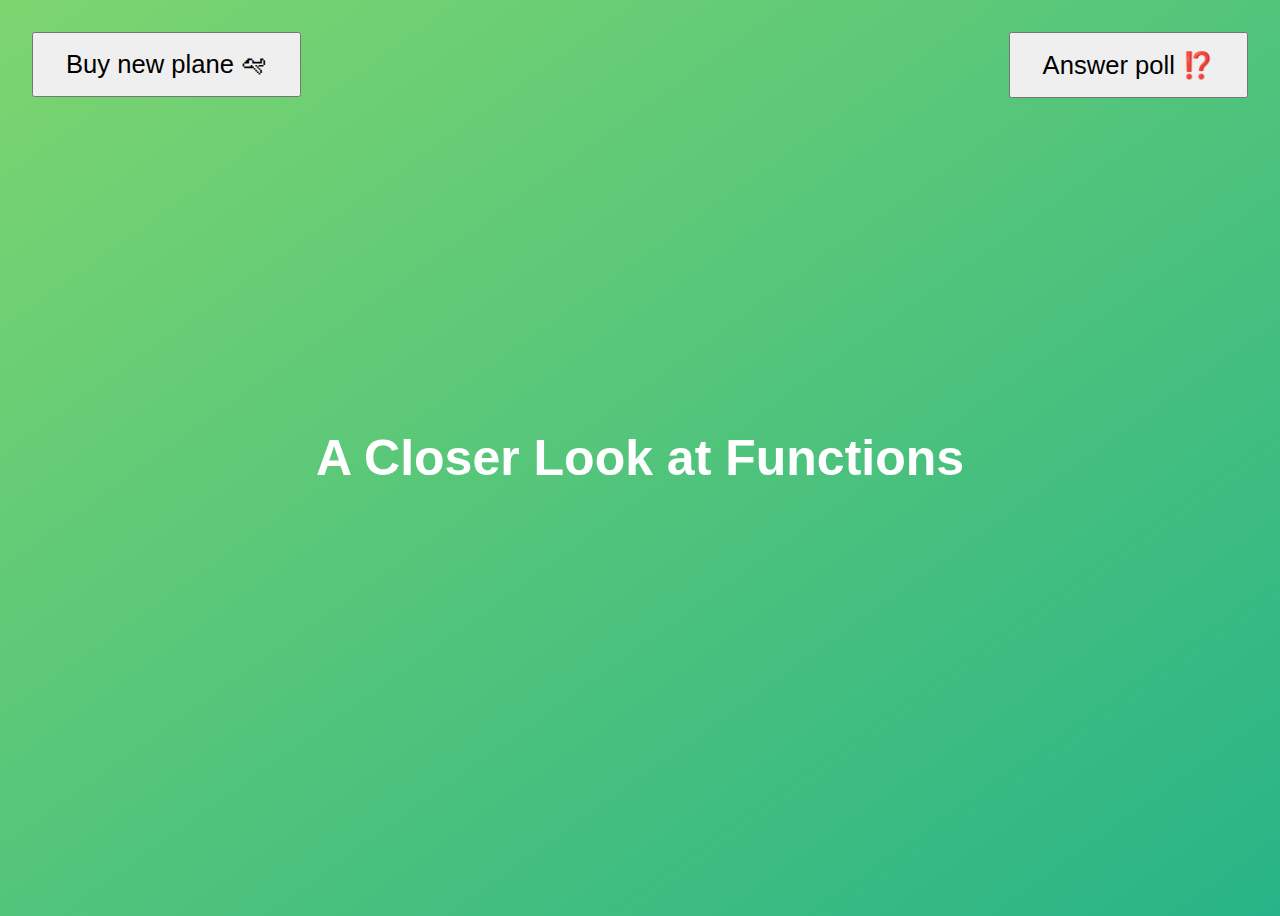
<file: js/section10/index.html>
<!DOCTYPE html>
<html lang="en">
  <head>
    <meta charset="UTF-8" />
    <meta name="viewport" content="width=device-width, initial-scale=1.0" />
    <meta http-equiv="X-UA-Compatible" content="ie=edge" />
    <title>A Closer Look at Functions</title>
    <style>
      body {
        height: 100vh;
        display: flex;
        align-items: center;
        background: linear-gradient(to top left, #28b487, #7dd56f);
      }
      h1 {
        font-family: sans-serif;
        font-size: 50px;
        line-height: 1.3;
        width: 100%;
        padding: 30px;
        text-align: center;
        color: white;
      }
      .buy,
      .poll {
        font-size: 1.6rem;
        padding: 1rem 2rem;
        position: absolute;
        top: 2rem;
      }
      .buy {
        left: 2rem;
      }
      .poll {
        right: 2rem;
      }
    </style>
  </head>
  <body>
    <h1>A Closer Look at Functions</h1>
    <button class="buy">Buy new plane 🛩</button>
    <button class="poll">Answer poll ⁉️</button>
    <script src="script.js"></script>
  </body>
</html>
</file>
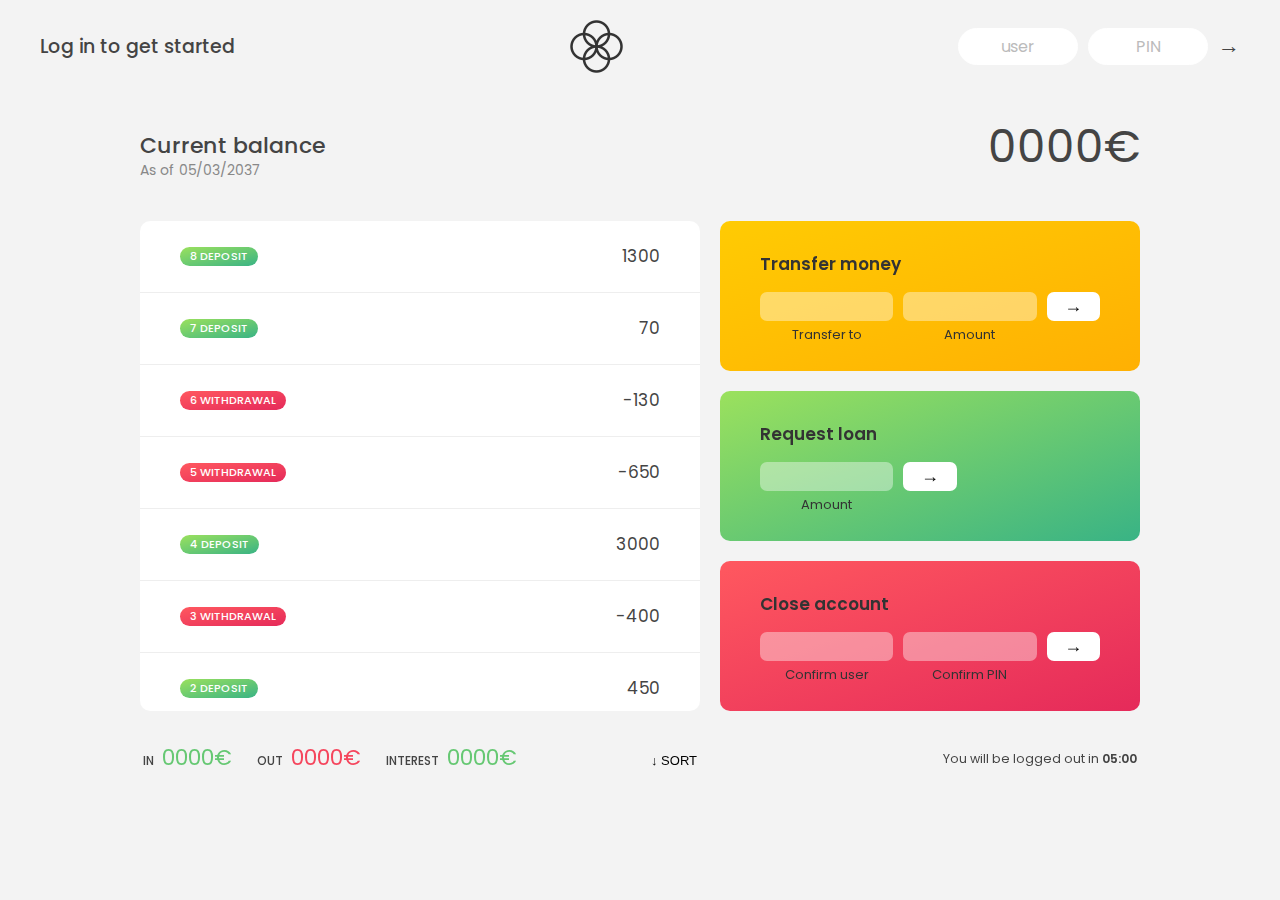
<file: js/section11/index.html>
<!DOCTYPE html>
<html lang="en">
  <head>
    <meta charset="UTF-8" />
    <meta name="viewport" content="width=device-width, initial-scale=1.0" />
    <meta http-equiv="X-UA-Compatible" content="ie=edge" />
    <link rel="shortcut icon" type="image/png" href="/icon.png" />

    <link
      href="https://fonts.googleapis.com/css?family=Poppins:400,500,600&display=swap"
      rel="stylesheet"
    />

    <link rel="stylesheet" href="style.css" />
    <title>Bankist</title>
  </head>
  <body>
    <!-- TOP NAVIGATION -->
    <nav>
      <p class="welcome">Log in to get started</p>
      <img src="logo.png" alt="Logo" class="logo" />
      <form class="login">
        <input
          type="text"
          placeholder="user"
          class="login__input login__input--user"
        />
        <!-- In practice, use type="password" -->
        <input
          type="text"
          placeholder="PIN"
          maxlength="4"
          class="login__input login__input--pin"
        />
        <button class="login__btn">&rarr;</button>
      </form>
    </nav>

    <main class="app">
      <!-- BALANCE -->
      <div class="balance">
        <div>
          <p class="balance__label">Current balance</p>
          <p class="balance__date">
            As of <span class="date">05/03/2037</span>
          </p>
        </div>
        <p class="balance__value">0000€</p>
      </div>

      <!-- MOVEMENTS -->
      <div class="movements">
        <div class="movements__row">
          <div class="movements__type movements__type--deposit">2 deposit</div>
          <div class="movements__date">3 days ago</div>
          <div class="movements__value">4 000€</div>
        </div>
        <div class="movements__row">
          <div class="movements__type movements__type--withdrawal">
            1 withdrawal
          </div>
          <div class="movements__date">24/01/2037</div>
          <div class="movements__value">-378€</div>
        </div>
      </div>

      <!-- SUMMARY -->
      <div class="summary">
        <p class="summary__label">In</p>
        <p class="summary__value summary__value--in">0000€</p>
        <p class="summary__label">Out</p>
        <p class="summary__value summary__value--out">0000€</p>
        <p class="summary__label">Interest</p>
        <p class="summary__value summary__value--interest">0000€</p>
        <button class="btn--sort">&downarrow; SORT</button>
      </div>

      <!-- OPERATION: TRANSFERS -->
      <div class="operation operation--transfer">
        <h2>Transfer money</h2>
        <form class="form form--transfer">
          <input type="text" class="form__input form__input--to" />
          <input type="number" class="form__input form__input--amount" />
          <button class="form__btn form__btn--transfer">&rarr;</button>
          <label class="form__label">Transfer to</label>
          <label class="form__label">Amount</label>
        </form>
      </div>

      <!-- OPERATION: LOAN -->
      <div class="operation operation--loan">
        <h2>Request loan</h2>
        <form class="form form--loan">
          <input type="number" class="form__input form__input--loan-amount" />
          <button class="form__btn form__btn--loan">&rarr;</button>
          <label class="form__label form__label--loan">Amount</label>
        </form>
      </div>

      <!-- OPERATION: CLOSE -->
      <div class="operation operation--close">
        <h2>Close account</h2>
        <form class="form form--close">
          <input type="text" class="form__input form__input--user" />
          <input
            type="password"
            maxlength="6"
            class="form__input form__input--pin"
          />
          <button class="form__btn form__btn--close">&rarr;</button>
          <label class="form__label">Confirm user</label>
          <label class="form__label">Confirm PIN</label>
        </form>
      </div>

      <!-- LOGOUT TIMER -->
      <p class="logout-timer">
        You will be logged out in <span class="timer">05:00</span>
      </p>
    </main>

    <!-- <footer>
      &copy; by Jonas Schmedtmann. Don't claim as your own :)
    </footer> -->

    <script src="script.js"></script>
  </body>
</html>
</file>
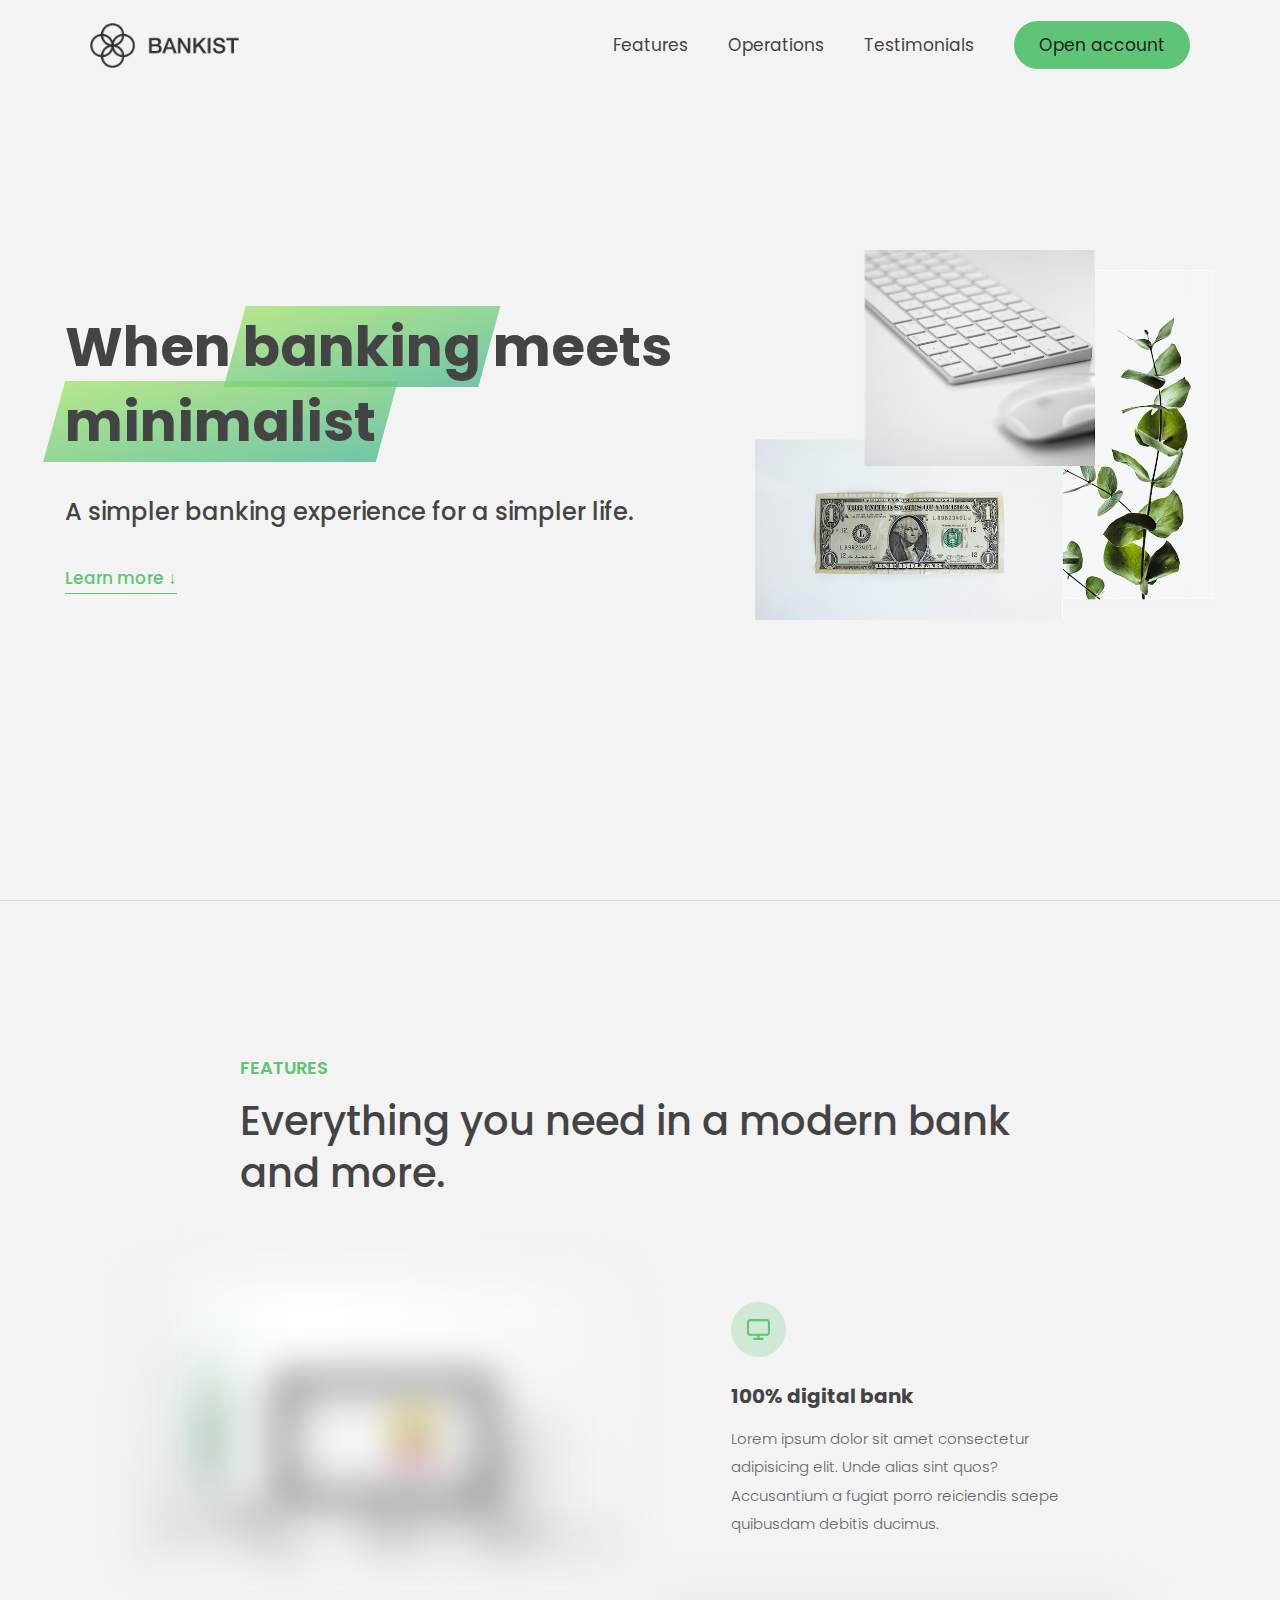
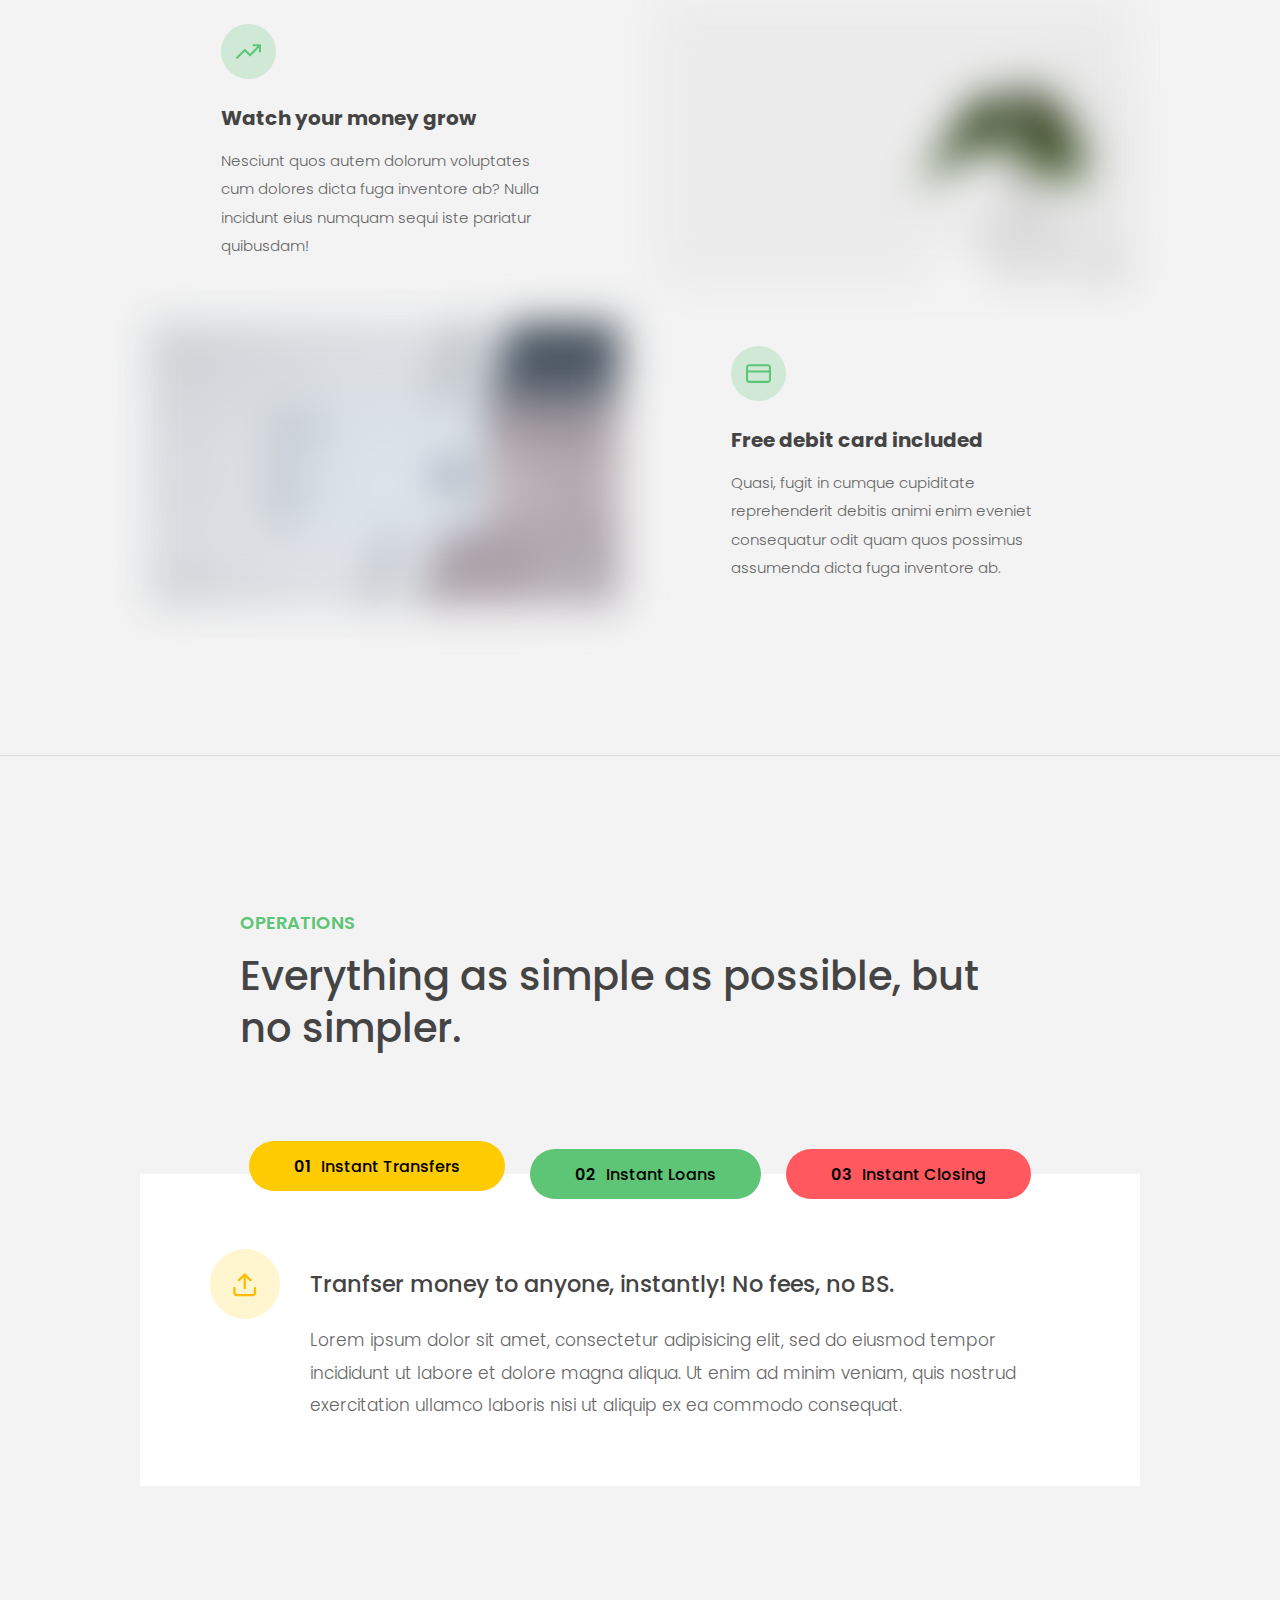
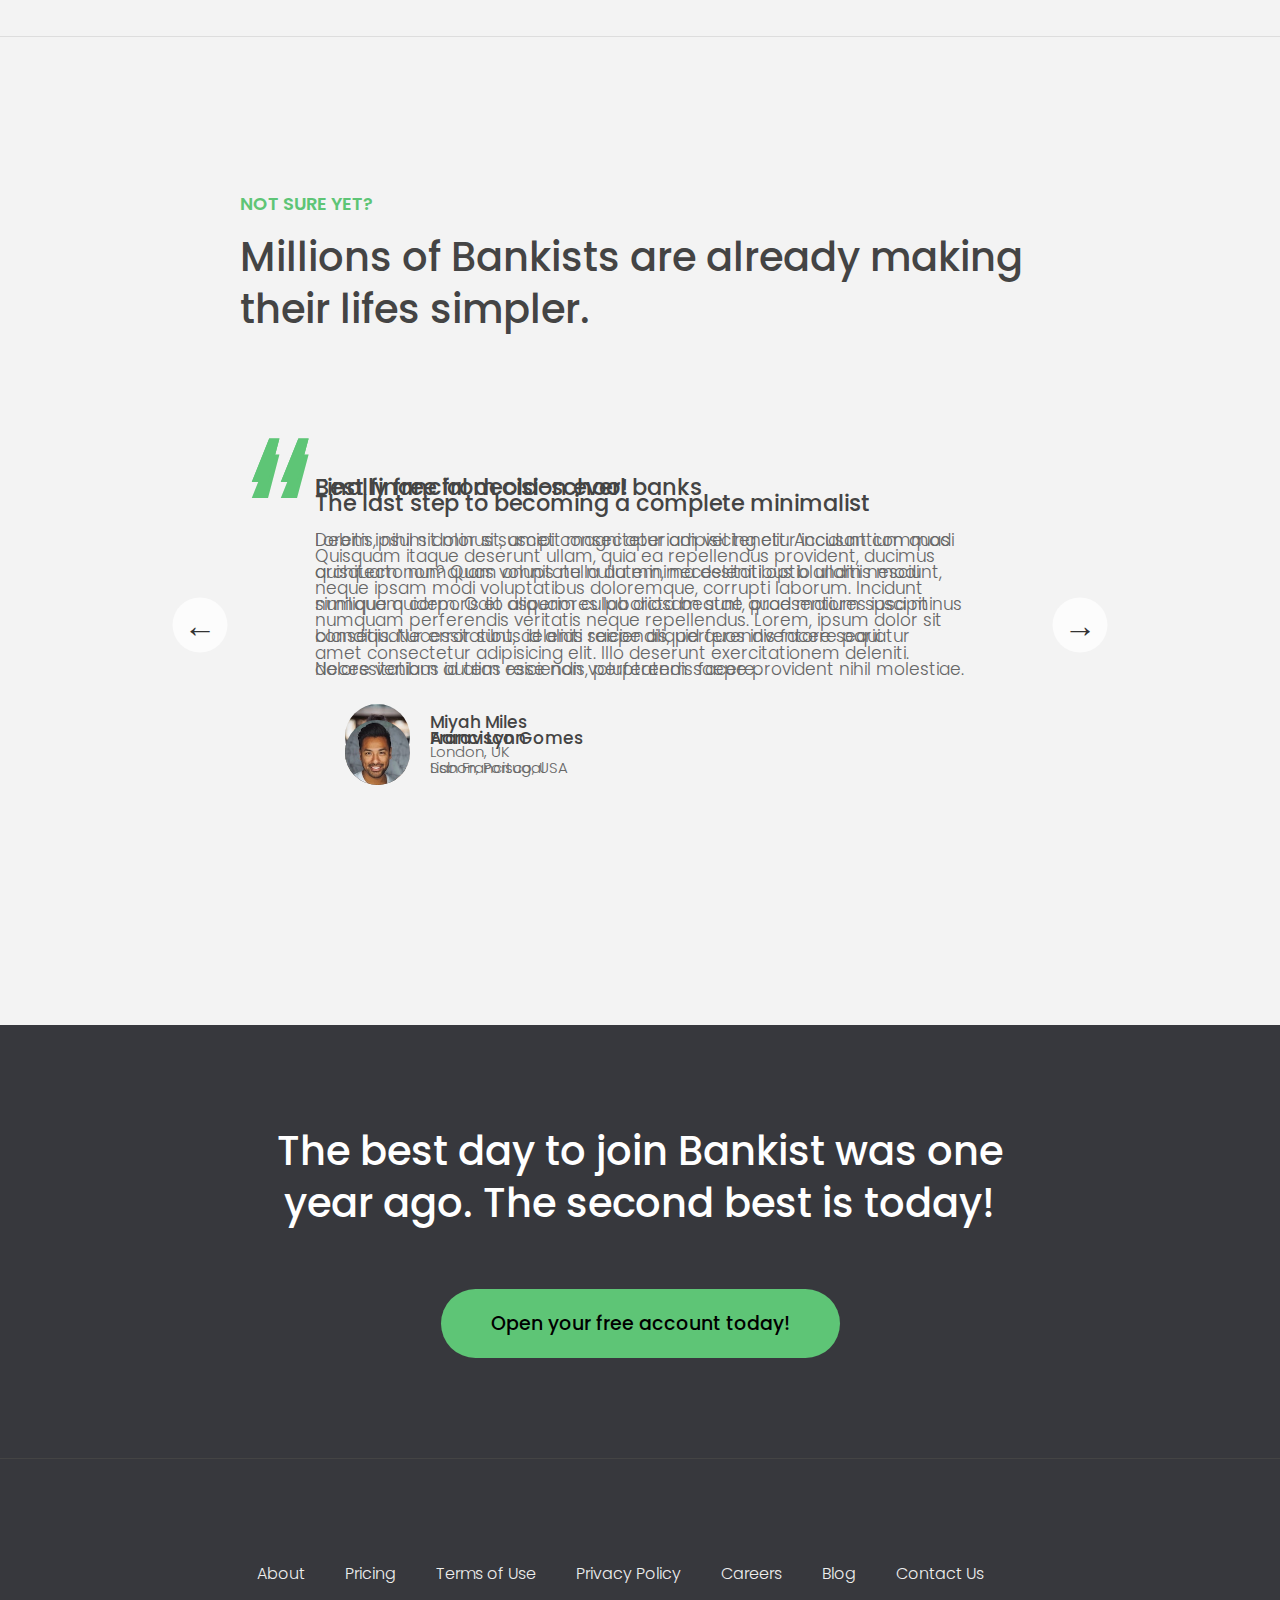
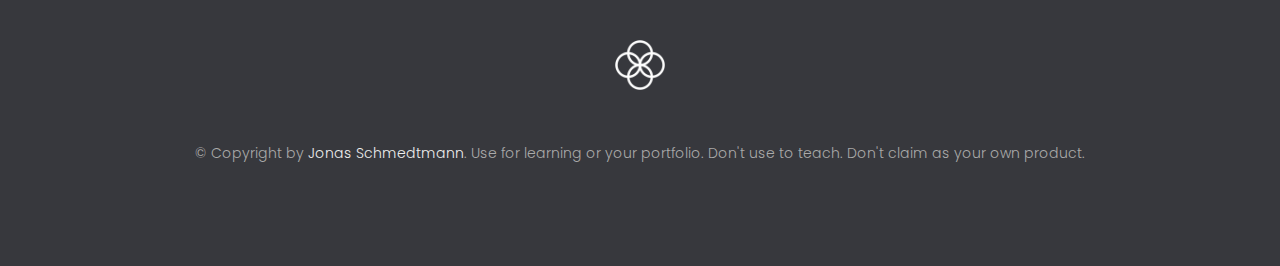
<file: js/section13/index.html>
<!DOCTYPE html>
<html lang="en">
  <head>
    <meta charset="UTF-8" />
    <meta name="viewport" content="width=device-width, initial-scale=1.0" />
    <meta http-equiv="X-UA-Compatible" content="ie=edge" />
    <link rel="shortcut icon" type="image/png" href="img/icon.png" />

    <link
      href="https://fonts.googleapis.com/css?family=Poppins:300,400,500,600&display=swap"
      rel="stylesheet"
    />
    <link rel="stylesheet" href="style.css" />
    <title>Bankist | When Banking meets Minimalist</title>
  </head>
  <body>
    <header class="header">
      <nav class="nav">
        <img
          src="img/logo.png"
          alt="Bankist logo"
          class="nav__logo"
          id="logo"
        />
        <ul class="nav__links">
          <li class="nav__item">
            <a class="nav__link" href="#section--1">Features</a>
          </li>
          <li class="nav__item">
            <a class="nav__link" href="#section--2">Operations</a>
          </li>
          <li class="nav__item">
            <a class="nav__link" href="#section--3">Testimonials</a>
          </li>
          <li class="nav__item">
            <a class="nav__link nav__link--btn btn--show-modal" href="#"
              >Open account</a
            >
          </li>
        </ul>
      </nav>

      <div class="header__title">
        <h1>
          When
          <!-- Green highlight effect -->
          <span class="highlight">banking</span>
          meets<br />
          <span class="highlight">minimalist</span>
        </h1>
        <h4>A simpler banking experience for a simpler life.</h4>
        <button class="btn--text btn--scroll-to">Learn more &DownArrow;</button>
        <img
          src="img/hero.png"
          class="header__img"
          alt="Minimalist bank items"
        />
      </div>
    </header>

    <section class="section" id="section--1">
      <div class="section__title">
        <h2 class="section__description">Features</h2>
        <h3 class="section__header">
          Everything you need in a modern bank and more.
        </h3>
      </div>

      <div class="features">
        <img
          src="img/digital-lazy.jpg"
          data-src="img/digital.jpg"
          alt="Computer"
          class="features__img lazy-img"
        />
        <div class="features__feature">
          <div class="features__icon">
            <svg>
              <use xlink:href="img/icons.svg#icon-monitor"></use>
            </svg>
          </div>
          <h5 class="features__header">100% digital bank</h5>
          <p>
            Lorem ipsum dolor sit amet consectetur adipisicing elit. Unde alias
            sint quos? Accusantium a fugiat porro reiciendis saepe quibusdam
            debitis ducimus.
          </p>
        </div>

        <div class="features__feature">
          <div class="features__icon">
            <svg>
              <use xlink:href="img/icons.svg#icon-trending-up"></use>
            </svg>
          </div>
          <h5 class="features__header">Watch your money grow</h5>
          <p>
            Nesciunt quos autem dolorum voluptates cum dolores dicta fuga
            inventore ab? Nulla incidunt eius numquam sequi iste pariatur
            quibusdam!
          </p>
        </div>
        <img
          src="img/grow-lazy.jpg"
          data-src="img/grow.jpg"
          alt="Plant"
          class="features__img lazy-img"
        />

        <img
          src="img/card-lazy.jpg"
          data-src="img/card.jpg"
          alt="Credit card"
          class="features__img lazy-img"
        />
        <div class="features__feature">
          <div class="features__icon">
            <svg>
              <use xlink:href="img/icons.svg#icon-credit-card"></use>
            </svg>
          </div>
          <h5 class="features__header">Free debit card included</h5>
          <p>
            Quasi, fugit in cumque cupiditate reprehenderit debitis animi enim
            eveniet consequatur odit quam quos possimus assumenda dicta fuga
            inventore ab.
          </p>
        </div>
      </div>
    </section>

    <section class="section" id="section--2">
      <div class="section__title">
        <h2 class="section__description">Operations</h2>
        <h3 class="section__header">
          Everything as simple as possible, but no simpler.
        </h3>
      </div>

      <div class="operations">
        <div class="operations__tab-container">
          <button
            class="btn operations__tab operations__tab--1 operations__tab--active"
            data-tab="1"
          >
            <span>01</span>Instant Transfers
          </button>
          <button class="btn operations__tab operations__tab--2" data-tab="2">
            <span>02</span>Instant Loans
          </button>
          <button class="btn operations__tab operations__tab--3" data-tab="3">
            <span>03</span>Instant Closing
          </button>
        </div>
        <div
          class="operations__content operations__content--1 operations__content--active"
        >
          <div class="operations__icon operations__icon--1">
            <svg>
              <use xlink:href="img/icons.svg#icon-upload"></use>
            </svg>
          </div>
          <h5 class="operations__header">
            Tranfser money to anyone, instantly! No fees, no BS.
          </h5>
          <p>
            Lorem ipsum dolor sit amet, consectetur adipisicing elit, sed do
            eiusmod tempor incididunt ut labore et dolore magna aliqua. Ut enim
            ad minim veniam, quis nostrud exercitation ullamco laboris nisi ut
            aliquip ex ea commodo consequat.
          </p>
        </div>

        <div class="operations__content operations__content--2">
          <div class="operations__icon operations__icon--2">
            <svg>
              <use xlink:href="img/icons.svg#icon-home"></use>
            </svg>
          </div>
          <h5 class="operations__header">
            Buy a home or make your dreams come true, with instant loans.
          </h5>
          <p>
            Duis aute irure dolor in reprehenderit in voluptate velit esse
            cillum dolore eu fugiat nulla pariatur. Excepteur sint occaecat
            cupidatat non proident, sunt in culpa qui officia deserunt mollit
            anim id est laborum.
          </p>
        </div>
        <div class="operations__content operations__content--3">
          <div class="operations__icon operations__icon--3">
            <svg>
              <use xlink:href="img/icons.svg#icon-user-x"></use>
            </svg>
          </div>
          <h5 class="operations__header">
            No longer need your account? No problem! Close it instantly.
          </h5>
          <p>
            Excepteur sint occaecat cupidatat non proident, sunt in culpa qui
            officia deserunt mollit anim id est laborum. Ut enim ad minim
            veniam, quis nostrud exercitation ullamco laboris nisi ut aliquip ex
            ea commodo consequat.
          </p>
        </div>
      </div>
    </section>

    <section class="section" id="section--3">
      <div class="section__title section__title--testimonials">
        <h2 class="section__description">Not sure yet?</h2>
        <h3 class="section__header">
          Millions of Bankists are already making their lifes simpler.
        </h3>
      </div>

      <div class="slider">
        <div class="slide slide--1">
          <div class="testimonial">
            <h5 class="testimonial__header">Best financial decision ever!</h5>
            <blockquote class="testimonial__text">
              Lorem ipsum dolor sit, amet consectetur adipisicing elit.
              Accusantium quas quisquam non? Quas voluptate nulla minima
              deleniti optio ullam nesciunt, numquam corporis et asperiores
              laboriosam sunt, praesentium suscipit blanditiis. Necessitatibus
              id alias reiciendis, perferendis facere pariatur dolore veniam
              autem esse non voluptatem saepe provident nihil molestiae.
            </blockquote>
            <address class="testimonial__author">
              <img src="img/user-1.jpg" alt="" class="testimonial__photo" />
              <h6 class="testimonial__name">Aarav Lynn</h6>
              <p class="testimonial__location">San Francisco, USA</p>
            </address>
          </div>
        </div>

        <div class="slide slide--2">
          <div class="testimonial">
            <h5 class="testimonial__header">
              The last step to becoming a complete minimalist
            </h5>
            <blockquote class="testimonial__text">
              Quisquam itaque deserunt ullam, quia ea repellendus provident,
              ducimus neque ipsam modi voluptatibus doloremque, corrupti
              laborum. Incidunt numquam perferendis veritatis neque repellendus.
              Lorem, ipsum dolor sit amet consectetur adipisicing elit. Illo
              deserunt exercitationem deleniti.
            </blockquote>
            <address class="testimonial__author">
              <img src="img/user-2.jpg" alt="" class="testimonial__photo" />
              <h6 class="testimonial__name">Miyah Miles</h6>
              <p class="testimonial__location">London, UK</p>
            </address>
          </div>
        </div>

        <div class="slide slide--3">
          <div class="testimonial">
            <h5 class="testimonial__header">
              Finally free from old-school banks
            </h5>
            <blockquote class="testimonial__text">
              Debitis, nihil sit minus suscipit magni aperiam vel tenetur
              incidunt commodi architecto numquam omnis nulla autem,
              necessitatibus blanditiis modi similique quidem. Odio aliquam
              culpa dicta beatae quod maiores ipsa minus consequatur error sunt,
              deleniti saepe aliquid quos inventore sequi. Necessitatibus id
              alias reiciendis, perferendis facere.
            </blockquote>
            <address class="testimonial__author">
              <img src="img/user-3.jpg" alt="" class="testimonial__photo" />
              <h6 class="testimonial__name">Francisco Gomes</h6>
              <p class="testimonial__location">Lisbon, Portugal</p>
            </address>
          </div>
        </div>

        <!-- <div class="slide"><img src="img/img-1.jpg" alt="Photo 1" /></div>
        <div class="slide"><img src="img/img-2.jpg" alt="Photo 2" /></div>
        <div class="slide"><img src="img/img-3.jpg" alt="Photo 3" /></div>
        <div class="slide"><img src="img/img-4.jpg" alt="Photo 4" /></div> -->
        <button class="slider__btn slider__btn--left">&larr;</button>
        <button class="slider__btn slider__btn--right">&rarr;</button>
        <div class="dots"></div>
      </div>
    </section>

    <section class="section section--sign-up">
      <div class="section__title">
        <h3 class="section__header">
          The best day to join Bankist was one year ago. The second best is
          today!
        </h3>
      </div>
      <button class="btn btn--show-modal">Open your free account today!</button>
    </section>

    <footer class="footer">
      <ul class="footer__nav">
        <li class="footer__item">
          <a class="footer__link" href="#">About</a>
        </li>
        <li class="footer__item">
          <a class="footer__link" href="#">Pricing</a>
        </li>
        <li class="footer__item">
          <a class="footer__link" href="#">Terms of Use</a>
        </li>
        <li class="footer__item">
          <a class="footer__link" href="#">Privacy Policy</a>
        </li>
        <li class="footer__item">
          <a class="footer__link" href="#">Careers</a>
        </li>
        <li class="footer__item">
          <a class="footer__link" href="#">Blog</a>
        </li>
        <li class="footer__item">
          <a class="footer__link" href="#">Contact Us</a>
        </li>
      </ul>
      <img src="img/icon.png" alt="Logo" class="footer__logo" />
      <p class="footer__copyright">
        &copy; Copyright by
        <a
          class="footer__link twitter-link"
          target="_blank"
          href="https://twitter.com/jonasschmedtman"
          >Jonas Schmedtmann</a
        >. Use for learning or your portfolio. Don't use to teach. Don't claim
        as your own product.
      </p>
    </footer>

    <div class="modal hidden">
      <button class="btn--close-modal">&times;</button>
      <h2 class="modal__header">
        Open your bank account <br />
        in just <span class="highlight">5 minutes</span>
      </h2>
      <form class="modal__form">
        <label>First Name</label>
        <input type="text" />
        <label>Last Name</label>
        <input type="text" />
        <label>Email Address</label>
        <input type="email" />
        <button class="btn">Next step &rarr;</button>
      </form>
    </div>
    <div class="overlay hidden"></div>

    <script src="script.js"></script>
  </body>
</html>
</file>
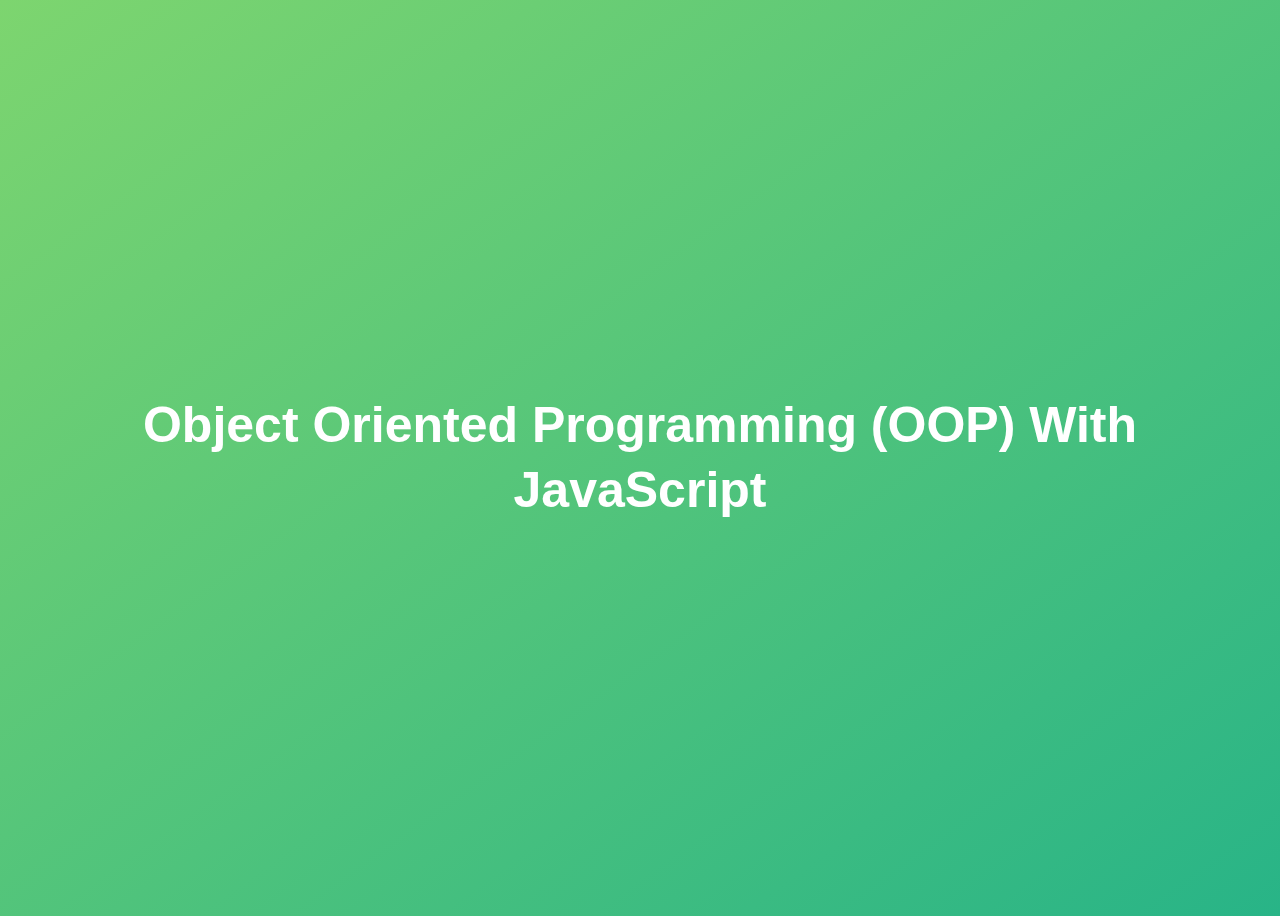
<file: js/section14/index.html>
<!DOCTYPE html>
<html lang="en">
  <head>
    <meta charset="UTF-8" />
    <meta name="viewport" content="width=device-width, initial-scale=1.0" />
    <meta http-equiv="X-UA-Compatible" content="ie=edge" />
    <title>Object Oriented Programming (OOP) With JavaScript</title>
    <style>
      body {
        height: 100vh;
        display: flex;
        align-items: center;
        background: linear-gradient(to top left, #28b487, #7dd56f);
      }
      h1 {
        font-family: sans-serif;
        font-size: 50px;
        line-height: 1.3;
        width: 100%;
        padding: 30px;
        text-align: center;
        color: white;
      }
    </style>
    <script defer src="script.js"></script>
  </head>
  <body>
    <h1>Object Oriented Programming (OOP) With JavaScript</h1>
  </body>
</html>
</file>
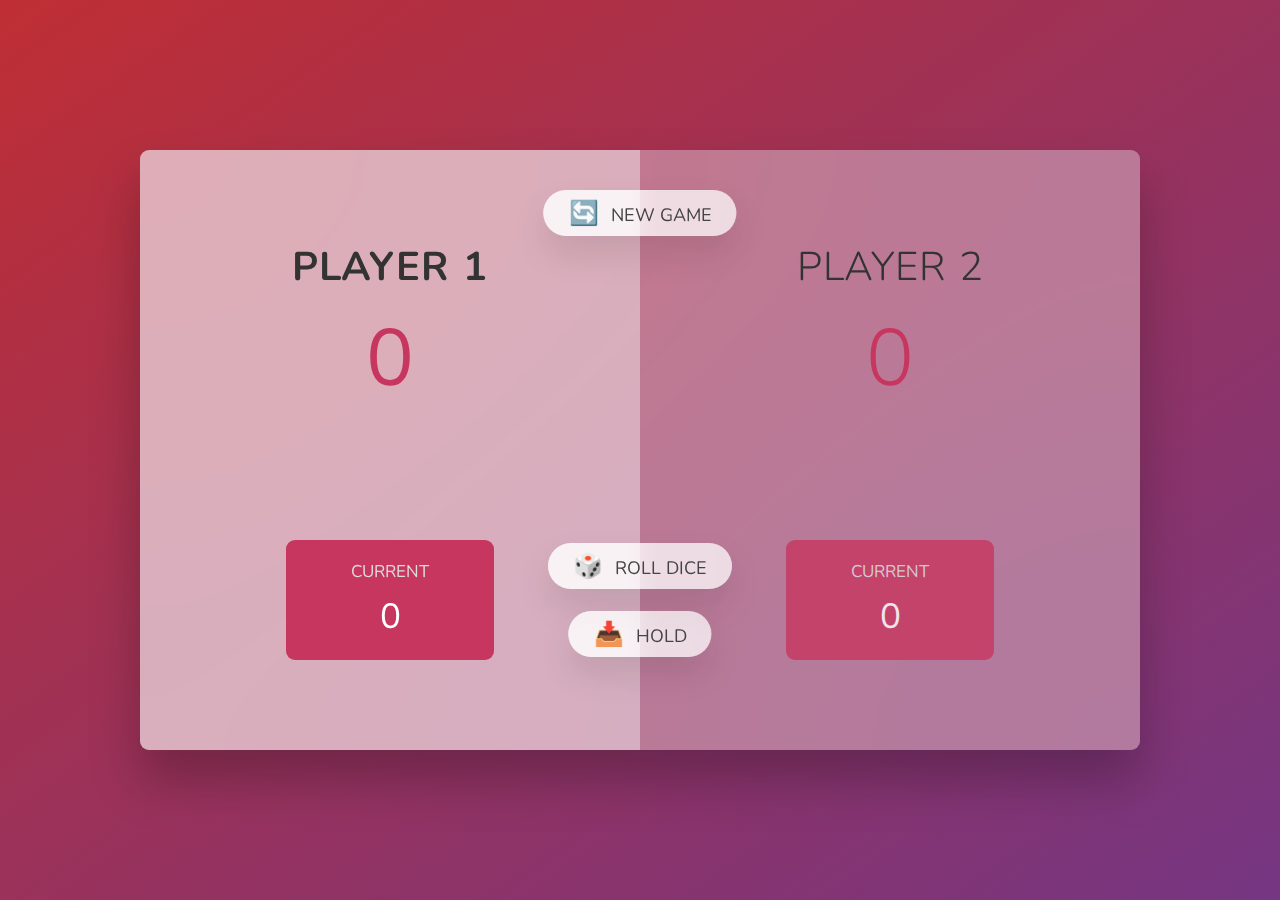
<file: js/section7_project3/index.html>
<!DOCTYPE html>
<html lang="en">
  <head>
    <meta charset="UTF-8" />
    <meta name="viewport" content="width=device-width, initial-scale=1.0" />
    <meta http-equiv="X-UA-Compatible" content="ie=edge" />
    <link rel="stylesheet" href="s7p3.css" />
    <title>Pig Game</title>
  </head>
  <body>
    <main>
      <section class="player player--0 player--active">
        <h2 class="name" id="name--0">Player 1</h2>
        <p class="score" id="score--0">43</p>
        <div class="current">
          <p class="current-label">Current</p>
          <p class="current-score" id="current--0">0</p>
        </div>
      </section>
      <section class="player player--1">
        <h2 class="name" id="name--1">Player 2</h2>
        <p class="score" id="score--1">24</p>
        <div class="current">
          <p class="current-label">Current</p>
          <p class="current-score" id="current--1">0</p>
        </div>
      </section>

      <img src="poze/dice-2.png" alt="Playing dice" class="dice" />
      <button class="btn btn--new">🔄 New game</button>
      <button class="btn btn--roll">🎲 Roll dice</button>
      <button class="btn btn--hold">📥 Hold</button>
    </main>
    <script src="s7p3.js"></script>
  </body>
</html>
</file>
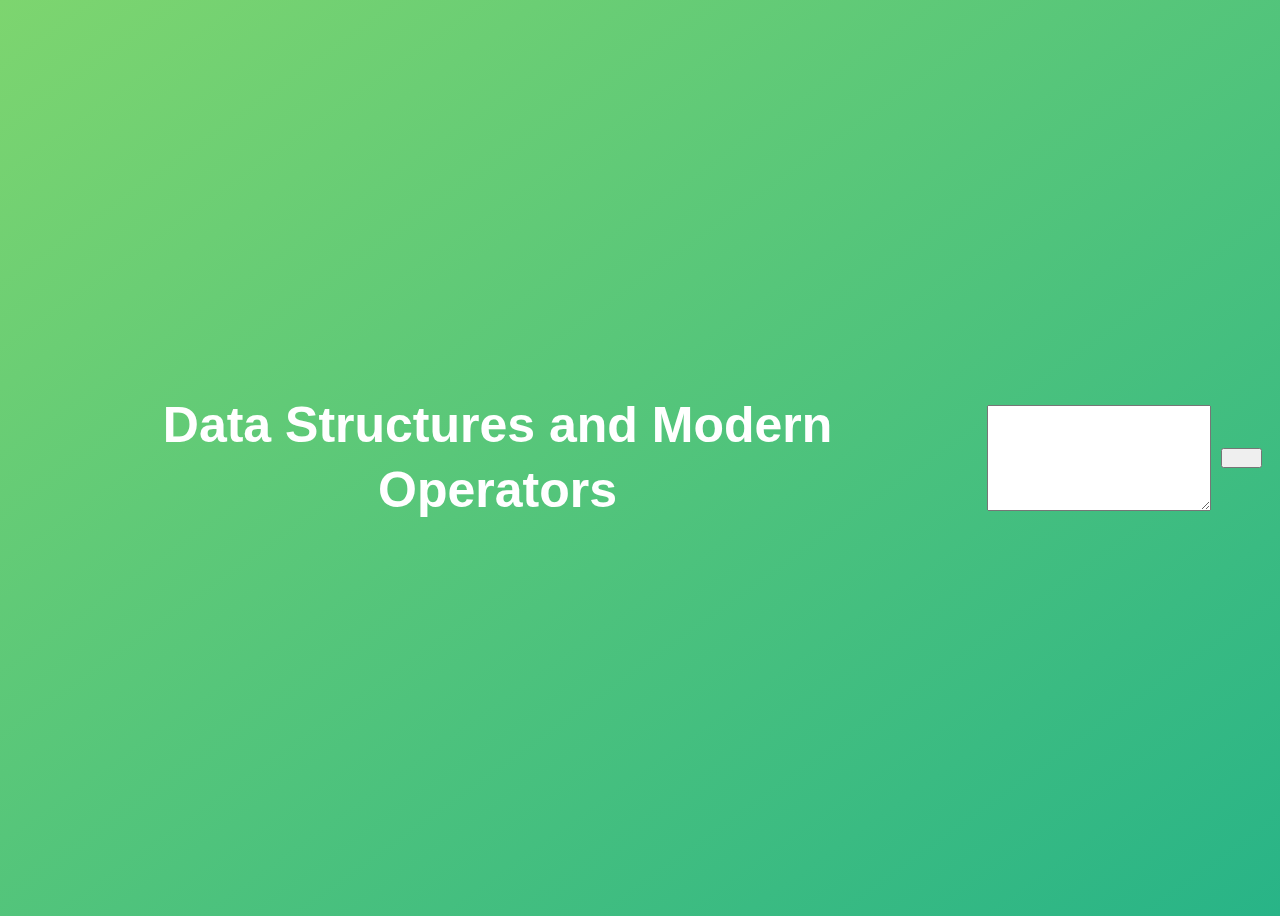
<file: js/section8/ch1/index.html>
<!DOCTYPE html>
<html lang="en">
  <head>
    <meta charset="UTF-8" />
    <meta name="viewport" content="width=device-width, initial-scale=1.0" />
    <meta http-equiv="X-UA-Compatible" content="ie=edge" />
    <title>Data Structures and Modern Operators</title>
    <style>
      body {
        height: 100vh;
        display: flex;
        align-items: center;
        background: linear-gradient(to top left, #28b487, #7dd56f);
      }
      h1 {
        font-family: sans-serif;
        font-size: 50px;
        line-height: 1.3;
        width: 100%;
        padding: 30px;
        text-align: center;
        color: white;
      }
      button {
        width: 50px;
        height: 20px;
        margin: 10px;
      }
      textarea {
        width: 300px;
        height: 100px;
      }
    </style>
  </head>
  <body>
    <h1>Data Structures and Modern Operators</h1>
    <script src="script.js"></script>
  </body>
</html>
</file>
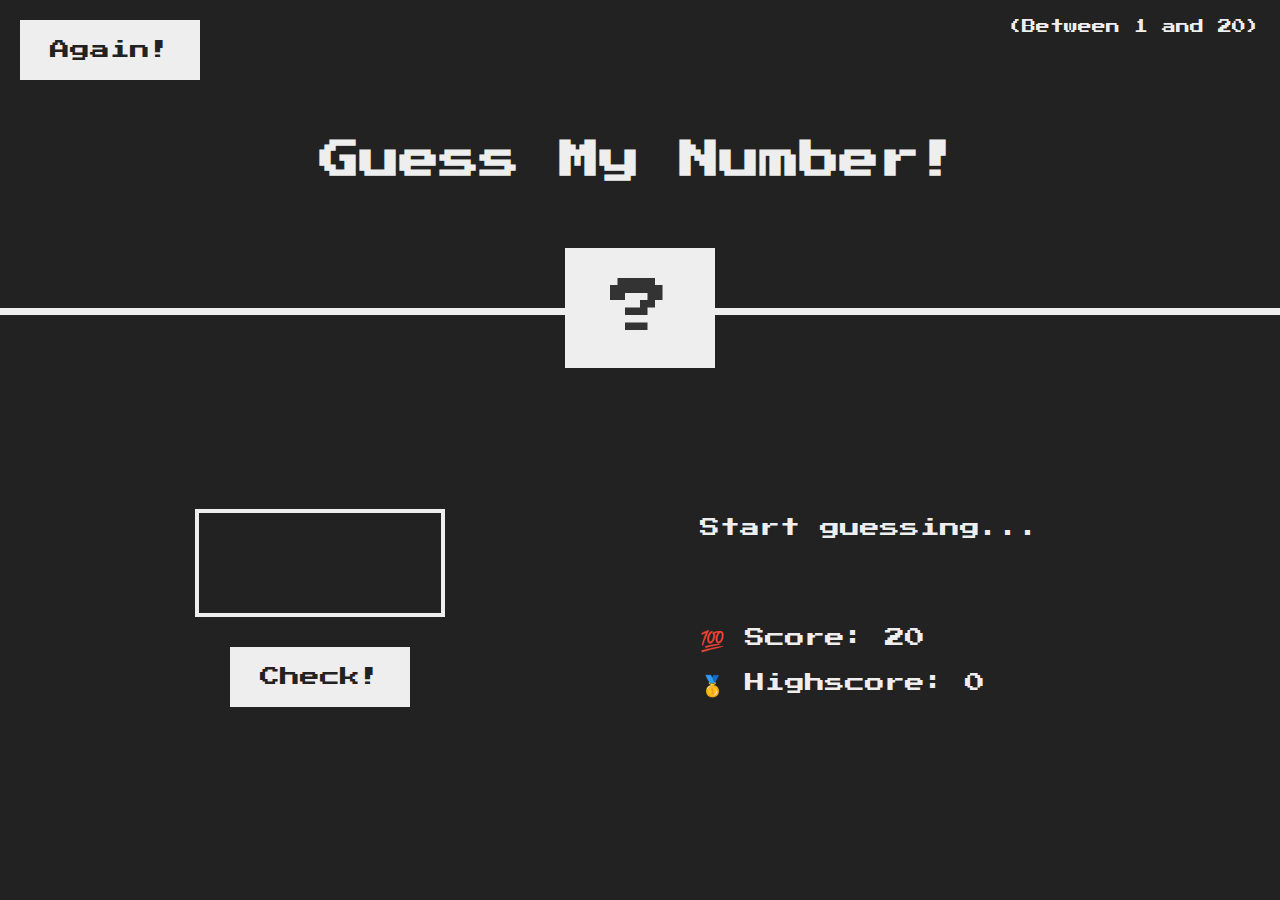
<file: js/section7_project1/s7p1.html>
<!DOCTYPE html>
<html lang="en">
  <head>
    <meta charset="UTF-8" />
    <meta name="viewport" content="width=device-width, initial-scale=1.0" />
    <meta http-equiv="X-UA-Compatible" content="ie=edge" />
    <link rel="stylesheet" href="s7p1.css" />
    <title>Guess My Number!</title>
  </head>
  <body>
    <header>
      <h1>Guess My Number!</h1>
      <p class="between">(Between 1 and 20)</p>
      <button class="btn again">Again!</button>
      <div class="number">?</div>
    </header>
    <main>
      <section class="left">
        <input type="number" class="guess" />
        <button class="btn check">Check!</button>
      </section>
      <section class="right">
        <p class="message">Start guessing...</p>
        <p class="label-score">💯 Score: <span class="score">20</span></p>
        <p class="label-highscore">
          🥇 Highscore: <span class="highscore">0</span>
        </p>
      </section>
    </main>
    <script src="s7p1.js"></script>
  </body>
</html>
</file>
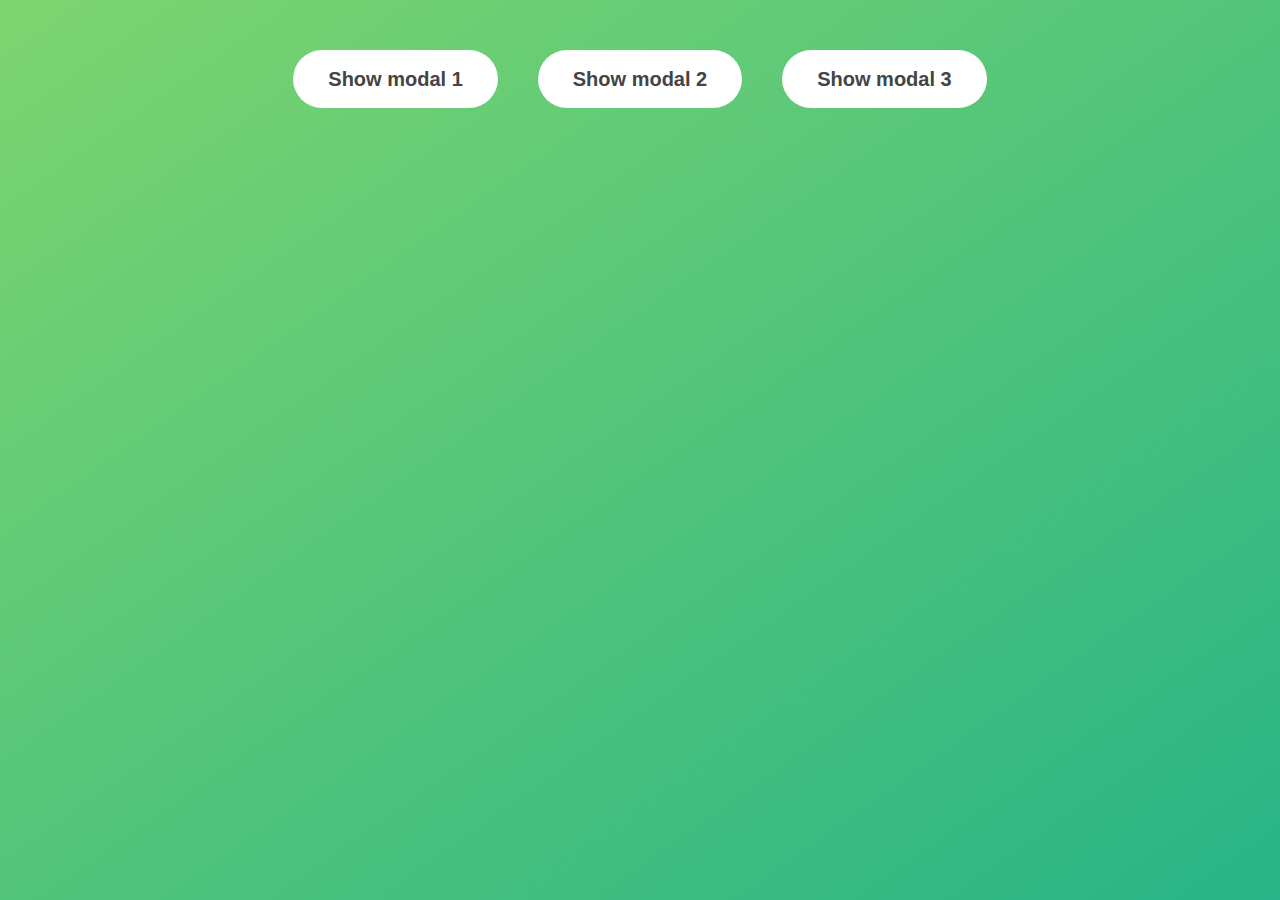
<file: js/section7_project2/s7p2.html>
<!DOCTYPE html>
<html lang="en">
  <head>
    <meta charset="UTF-8" />
    <meta name="viewport" content="width=device-width, initial-scale=1.0" />
    <meta http-equiv="X-UA-Compatible" content="ie=edge" />
    <link rel="stylesheet" href="s7p2.css" />
    <title>Modal window</title>
  </head>
  <body>
    <button class="show-modal">Show modal 1</button>
    <button class="show-modal">Show modal 2</button>
    <button class="show-modal">Show modal 3</button>

    <div class="modal hidden">
      <button class="close-modal">&times;</button>
      <h1>I'm a modal window 😍</h1>
      <p>
        Lorem ipsum dolor sit amet, consectetur adipisicing elit, sed do eiusmod
        tempor incididunt ut labore et dolore magna aliqua. Ut enim ad minim
        veniam, quis nostrud exercitation ullamco laboris nisi ut aliquip ex ea
        commodo consequat. Duis aute irure dolor in reprehenderit in voluptate
        velit esse cillum dolore eu fugiat nulla pariatur. Excepteur sint
        occaecat cupidatat non proident, sunt in culpa qui officia deserunt
        mollit anim id est laborum.
      </p>
    </div>
    <div class="overlay hidden"></div>

    <script src="s7p2.js"></script>
  </body>
</html>
</file>
<file: js/section11/style.css>
/*
 * Use this CSS to learn some intersting techniques,
 * in case you're wondering how I built the UI.
 * Have fun! 😁
 */

* {
  margin: 0;
  padding: 0;
  box-sizing: inherit;
}

html {
  font-size: 62.5%;
  box-sizing: border-box;
}

body {
  font-family: "Poppins", sans-serif;
  color: #444;
  background-color: #f3f3f3;
  height: 100vh;
  padding: 2rem;
}

nav {
  display: flex;
  justify-content: space-between;
  align-items: center;
  padding: 0 2rem;
}

.welcome {
  font-size: 1.9rem;
  font-weight: 500;
}

.logo {
  height: 5.25rem;
}

.login {
  display: flex;
}

.login__input {
  border: none;
  padding: 0.5rem 2rem;
  font-size: 1.6rem;
  font-family: inherit;
  text-align: center;
  width: 12rem;
  border-radius: 10rem;
  margin-right: 1rem;
  color: inherit;
  border: 1px solid #fff;
  transition: all 0.3s;
}

.login__input:focus {
  outline: none;
  border: 1px solid #ccc;
}

.login__input::placeholder {
  color: #bbb;
}

.login__btn {
  border: none;
  background: none;
  font-size: 2.2rem;
  color: inherit;
  cursor: pointer;
  transition: all 0.3s;
}

.login__btn:hover,
.login__btn:focus,
.btn--sort:hover,
.btn--sort:focus {
  outline: none;
  color: #777;
}

/* MAIN */
.app {
  position: relative;
  max-width: 100rem;
  margin: 4rem auto;
  display: grid;
  grid-template-columns: 4fr 3fr;
  grid-template-rows: auto repeat(3, 15rem) auto;
  gap: 2rem;

  /* NOTE This creates the fade in/out anumation */
  opacity: 100;
  transition: all 1s;
}

.balance {
  grid-column: 1 / span 2;
  display: flex;
  align-items: flex-end;
  justify-content: space-between;
  margin-bottom: 2rem;
}

.balance__label {
  font-size: 2.2rem;
  font-weight: 500;
  margin-bottom: -0.2rem;
}

.balance__date {
  font-size: 1.4rem;
  color: #888;
}

.balance__value {
  font-size: 4.5rem;
  font-weight: 400;
}

/* MOVEMENTS */
.movements {
  grid-row: 2 / span 3;
  background-color: #fff;
  border-radius: 1rem;
  overflow: scroll;
}

.movements__row {
  padding: 2.25rem 4rem;
  display: flex;
  align-items: center;
  border-bottom: 1px solid #eee;
}

.movements__type {
  font-size: 1.1rem;
  text-transform: uppercase;
  font-weight: 500;
  color: #fff;
  padding: 0.1rem 1rem;
  border-radius: 10rem;
  margin-right: 2rem;
}

.movements__date {
  font-size: 1.1rem;
  text-transform: uppercase;
  font-weight: 500;
  color: #666;
}

.movements__type--deposit {
  background-image: linear-gradient(to top left, #39b385, #9be15d);
}

.movements__type--withdrawal {
  background-image: linear-gradient(to top left, #e52a5a, #ff585f);
}

.movements__value {
  font-size: 1.7rem;
  margin-left: auto;
}

/* SUMMARY */
.summary {
  grid-row: 5 / 6;
  display: flex;
  align-items: baseline;
  padding: 0 0.3rem;
  margin-top: 1rem;
}

.summary__label {
  font-size: 1.2rem;
  font-weight: 500;
  text-transform: uppercase;
  margin-right: 0.8rem;
}

.summary__value {
  font-size: 2.2rem;
  margin-right: 2.5rem;
}

.summary__value--in,
.summary__value--interest {
  color: #66c873;
}

.summary__value--out {
  color: #f5465d;
}

.btn--sort {
  margin-left: auto;
  border: none;
  background: none;
  font-size: 1.3rem;
  font-weight: 500;
  cursor: pointer;
}

/* OPERATIONS */
.operation {
  border-radius: 1rem;
  padding: 3rem 4rem;
  color: #333;
}

.operation--transfer {
  background-image: linear-gradient(to top left, #ffb003, #ffcb03);
}

.operation--loan {
  background-image: linear-gradient(to top left, #39b385, #9be15d);
}

.operation--close {
  background-image: linear-gradient(to top left, #e52a5a, #ff585f);
}

h2 {
  margin-bottom: 1.5rem;
  font-size: 1.7rem;
  font-weight: 600;
  color: #333;
}

.form {
  display: grid;
  grid-template-columns: 2.5fr 2.5fr 1fr;
  grid-template-rows: auto auto;
  gap: 0.4rem 1rem;
}

/* Exceptions for interst */
.form.form--loan {
  grid-template-columns: 2.5fr 1fr 2.5fr;
}
.form__label--loan {
  grid-row: 2;
}
/* End exceptions */

.form__input {
  width: 100%;
  border: none;
  background-color: rgba(255, 255, 255, 0.4);
  font-family: inherit;
  font-size: 1.5rem;
  text-align: center;
  color: #333;
  padding: 0.3rem 1rem;
  border-radius: 0.7rem;
  transition: all 0.3s;
}

.form__input:focus {
  outline: none;
  background-color: rgba(255, 255, 255, 0.6);
}

.form__label {
  font-size: 1.3rem;
  text-align: center;
}

.form__btn {
  border: none;
  border-radius: 0.7rem;
  font-size: 1.8rem;
  background-color: #fff;
  cursor: pointer;
  transition: all 0.3s;
}

.form__btn:focus {
  outline: none;
  background-color: rgba(255, 255, 255, 0.8);
}

.logout-timer {
  padding: 0 0.3rem;
  margin-top: 1.9rem;
  text-align: right;
  font-size: 1.25rem;
}

.timer {
  font-weight: 600;
}
</file>
<file: js/section13/style.css>
/* The page is NOT responsive. You can implement responsiveness yourself if you wanna have some fun 😃 */

:root {
  --color-primary: #5ec576;
  --color-secondary: #ffcb03;
  --color-tertiary: #ff585f;
  --color-primary-darker: #4bbb7d;
  --color-secondary-darker: #ffbb00;
  --color-tertiary-darker: #fd424b;
  --color-primary-opacity: #5ec5763a;
  --color-secondary-opacity: #ffcd0331;
  --color-tertiary-opacity: #ff58602d;
  --gradient-primary: linear-gradient(to top left, #39b385, #9be15d);
  --gradient-secondary: linear-gradient(to top left, #ffb003, #ffcb03);
}

* {
  margin: 0;
  padding: 0;
  box-sizing: inherit;
}

html {
  font-size: 62.5%;
  box-sizing: border-box;
}

body {
  font-family: 'Poppins', sans-serif;
  font-weight: 300;
  color: #444;
  line-height: 1.9;
  background-color: #f3f3f3;
}

/* GENERAL ELEMENTS */
.section {
  padding: 15rem 3rem;
  border-top: 1px solid #ddd;

  transition: transform 1s, opacity 1s;
}

.section--hidden {
  opacity: 0;
  transform: translateY(8rem);
}

.section__title {
  max-width: 80rem;
  margin: 0 auto 8rem auto;
}

.section__description {
  font-size: 1.8rem;
  font-weight: 600;
  text-transform: uppercase;
  color: var(--color-primary);
  margin-bottom: 1rem;
}

.section__header {
  font-size: 4rem;
  line-height: 1.3;
  font-weight: 500;
}

.btn {
  display: inline-block;
  background-color: var(--color-primary);
  font-size: 1.6rem;
  font-family: inherit;
  font-weight: 500;
  border: none;
  padding: 1.25rem 4.5rem;
  border-radius: 10rem;
  cursor: pointer;
  transition: all 0.3s;
}

.btn:hover {
  background-color: var(--color-primary-darker);
}

.btn--text {
  display: inline-block;
  background: none;
  font-size: 1.7rem;
  font-family: inherit;
  font-weight: 500;
  color: var(--color-primary);
  border: none;
  border-bottom: 1px solid currentColor;
  padding-bottom: 2px;
  cursor: pointer;
  transition: all 0.3s;
}

p {
  color: #666;
}

/* This is BAD for accessibility! Don't do in the real world! */
button:focus {
  outline: none;
}

img {
  transition: filter 0.5s;
}

.lazy-img {
  filter: blur(20px);
}

/* NAVIGATION */
.nav {
  display: flex;
  justify-content: space-between;
  align-items: center;
  height: 9rem;
  width: 100%;
  padding: 0 6rem;
  z-index: 100;
}

/* nav and stickly class at the same time */
.nav.sticky {
  position: fixed;
  background-color: rgba(255, 255, 255, 0.95);
}

.nav__logo {
  height: 4.5rem;
  transition: all 0.3s;
}

.nav__links {
  display: flex;
  align-items: center;
  list-style: none;
}

.nav__item {
  margin-left: 4rem;
}

.nav__link:link,
.nav__link:visited {
  font-size: 1.7rem;
  font-weight: 400;
  color: inherit;
  text-decoration: none;
  display: block;
  transition: all 0.3s;
}

.nav__link--btn:link,
.nav__link--btn:visited {
  padding: 0.8rem 2.5rem;
  border-radius: 3rem;
  background-color: var(--color-primary);
  color: #222;
}

.nav__link--btn:hover,
.nav__link--btn:active {
  color: inherit;
  background-color: var(--color-primary-darker);
  color: #333;
}

/* HEADER */
.header {
  padding: 0 3rem;
  height: 100vh;
  display: flex;
  flex-direction: column;
  align-items: center;
}

.header__title {
  flex: 1;

  max-width: 115rem;
  display: grid;
  grid-template-columns: 3fr 2fr;
  row-gap: 3rem;
  align-content: center;
  justify-content: center;

  align-items: start;
  justify-items: start;
}

h1 {
  font-size: 5.5rem;
  line-height: 1.35;
}

h4 {
  font-size: 2.4rem;
  font-weight: 500;
}

.header__img {
  width: 100%;
  grid-column: 2 / 3;
  grid-row: 1 / span 4;
  transform: translateY(-6rem);
}

.highlight {
  position: relative;
}

.highlight::after {
  display: block;
  content: '';
  position: absolute;
  bottom: 0;
  left: 0;
  height: 100%;
  width: 100%;
  z-index: -1;
  opacity: 0.7;
  transform: scale(1.07, 1.05) skewX(-15deg);
  background-image: var(--gradient-primary);
}

/* FEATURES */
.features {
  display: grid;
  grid-template-columns: 1fr 1fr;
  gap: 4rem;
  margin: 0 12rem;
}

.features__img {
  width: 100%;
}

.features__feature {
  align-self: center;
  justify-self: center;
  width: 70%;
  font-size: 1.5rem;
}

.features__icon {
  display: flex;
  align-items: center;
  justify-content: center;
  background-color: var(--color-primary-opacity);
  height: 5.5rem;
  width: 5.5rem;
  border-radius: 50%;
  margin-bottom: 2rem;
}

.features__icon svg {
  height: 2.5rem;
  width: 2.5rem;
  fill: var(--color-primary);
}

.features__header {
  font-size: 2rem;
  margin-bottom: 1rem;
}

/* OPERATIONS */
.operations {
  max-width: 100rem;
  margin: 12rem auto 0 auto;

  background-color: #fff;
}

.operations__tab-container {
  display: flex;
  justify-content: center;
}

.operations__tab {
  margin-right: 2.5rem;
  transform: translateY(-50%);
}

.operations__tab span {
  margin-right: 1rem;
  font-weight: 600;
  display: inline-block;
}

.operations__tab--1 {
  background-color: var(--color-secondary);
}

.operations__tab--1:hover {
  background-color: var(--color-secondary-darker);
}

.operations__tab--3 {
  background-color: var(--color-tertiary);
  margin: 0;
}

.operations__tab--3:hover {
  background-color: var(--color-tertiary-darker);
}

.operations__tab--active {
  transform: translateY(-66%);
}

.operations__content {
  display: none;

  /* JUST PRESENTATIONAL */
  font-size: 1.7rem;
  padding: 2.5rem 7rem 6.5rem 7rem;
}

.operations__content--active {
  display: grid;
  grid-template-columns: 7rem 1fr;
  column-gap: 3rem;
  row-gap: 0.5rem;
}

.operations__header {
  font-size: 2.25rem;
  font-weight: 500;
  align-self: center;
}

.operations__icon {
  display: flex;
  align-items: center;
  justify-content: center;
  height: 7rem;
  width: 7rem;
  border-radius: 50%;
}

.operations__icon svg {
  height: 2.75rem;
  width: 2.75rem;
}

.operations__content p {
  grid-column: 2;
}

.operations__icon--1 {
  background-color: var(--color-secondary-opacity);
}
.operations__icon--2 {
  background-color: var(--color-primary-opacity);
}
.operations__icon--3 {
  background-color: var(--color-tertiary-opacity);
}
.operations__icon--1 svg {
  fill: var(--color-secondary-darker);
}
.operations__icon--2 svg {
  fill: var(--color-primary);
}
.operations__icon--3 svg {
  fill: var(--color-tertiary);
}

/* SLIDER */
.slider {
  max-width: 100rem;
  height: 50rem;
  margin: 0 auto;
  position: relative;

  /* IN THE END */
  overflow: hidden;
}

.slide {
  position: absolute;
  top: 0;
  width: 100%;
  height: 50rem;

  display: flex;
  align-items: center;
  justify-content: center;

  /* THIS creates the animation! */
  transition: transform 1s;
}

.slide > img {
  /* Only for images that have different size than slide */
  width: 100%;
  height: 100%;
  object-fit: cover;
}

.slider__btn {
  position: absolute;
  top: 50%;
  z-index: 10;

  border: none;
  background: rgba(255, 255, 255, 0.7);
  font-family: inherit;
  color: #333;
  border-radius: 50%;
  height: 5.5rem;
  width: 5.5rem;
  font-size: 3.25rem;
  cursor: pointer;
}

.slider__btn--left {
  left: 6%;
  transform: translate(-50%, -50%);
}

.slider__btn--right {
  right: 6%;
  transform: translate(50%, -50%);
}

.dots {
  position: absolute;
  bottom: 5%;
  left: 50%;
  transform: translateX(-50%);
  display: flex;
}

.dots__dot {
  border: none;
  background-color: #b9b9b9;
  opacity: 0.7;
  height: 1rem;
  width: 1rem;
  border-radius: 50%;
  margin-right: 1.75rem;
  cursor: pointer;
  transition: all 0.5s;

  /* Only necessary when overlying images */
  /* box-shadow: 0 0.6rem 1.5rem rgba(0, 0, 0, 0.7); */
}

.dots__dot:last-child {
  margin: 0;
}

.dots__dot--active {
  /* background-color: #fff; */
  background-color: #888;
  opacity: 1;
}

/* TESTIMONIALS */
.testimonial {
  width: 65%;
  position: relative;
}

.testimonial::before {
  content: '\201C';
  position: absolute;
  top: -5.7rem;
  left: -6.8rem;
  line-height: 1;
  font-size: 20rem;
  font-family: inherit;
  color: var(--color-primary);
  z-index: -1;
}

.testimonial__header {
  font-size: 2.25rem;
  font-weight: 500;
  margin-bottom: 1.5rem;
}

.testimonial__text {
  font-size: 1.7rem;
  margin-bottom: 3.5rem;
  color: #666;
}

.testimonial__author {
  margin-left: 3rem;
  font-style: normal;

  display: grid;
  grid-template-columns: 6.5rem 1fr;
  column-gap: 2rem;
}

.testimonial__photo {
  grid-row: 1 / span 2;
  width: 6.5rem;
  border-radius: 50%;
}

.testimonial__name {
  font-size: 1.7rem;
  font-weight: 500;
  align-self: end;
  margin: 0;
}

.testimonial__location {
  font-size: 1.5rem;
}

.section__title--testimonials {
  margin-bottom: 4rem;
}

/* SIGNUP */
.section--sign-up {
  background-color: #37383d;
  border-top: none;
  border-bottom: 1px solid #444;
  text-align: center;
  padding: 10rem 3rem;
}

.section--sign-up .section__header {
  color: #fff;
  text-align: center;
}

.section--sign-up .section__title {
  margin-bottom: 6rem;
}

.section--sign-up .btn {
  font-size: 1.9rem;
  padding: 2rem 5rem;
}

/* FOOTER */
.footer {
  padding: 10rem 3rem;
  background-color: #37383d;
}

.footer__nav {
  list-style: none;
  display: flex;
  justify-content: center;
  margin-bottom: 5rem;
}

.footer__item {
  margin-right: 4rem;
}

.footer__link {
  font-size: 1.6rem;
  color: #eee;
  text-decoration: none;
}

.footer__logo {
  height: 5rem;
  display: block;
  margin: 0 auto;
  margin-bottom: 5rem;
}

.footer__copyright {
  font-size: 1.4rem;
  color: #aaa;
  text-align: center;
}

.footer__copyright .footer__link {
  font-size: 1.4rem;
}

/* MODAL WINDOW */
.modal {
  position: fixed;
  top: 50%;
  left: 50%;
  transform: translate(-50%, -50%);
  max-width: 60rem;
  background-color: #f3f3f3;
  padding: 5rem 6rem;
  box-shadow: 0 4rem 6rem rgba(0, 0, 0, 0.3);
  z-index: 1000;
  transition: all 0.5s;
}

.overlay {
  position: fixed;
  top: 0;
  left: 0;
  width: 100%;
  height: 100%;
  background-color: rgba(0, 0, 0, 0.5);
  backdrop-filter: blur(4px);
  z-index: 100;
  transition: all 0.5s;
}

.modal__header {
  font-size: 3.25rem;
  margin-bottom: 4.5rem;
  line-height: 1.5;
}

.modal__form {
  margin: 0 3rem;
  display: grid;
  grid-template-columns: 1fr 2fr;
  align-items: center;
  gap: 2.5rem;
}

.modal__form label {
  font-size: 1.7rem;
  font-weight: 500;
}

.modal__form input {
  font-size: 1.7rem;
  padding: 1rem 1.5rem;
  border: 1px solid #ddd;
  border-radius: 0.5rem;
}

.modal__form button {
  grid-column: 1 / span 2;
  justify-self: center;
  margin-top: 1rem;
}

.btn--close-modal {
  font-family: inherit;
  color: inherit;
  position: absolute;
  top: 0.5rem;
  right: 2rem;
  font-size: 4rem;
  cursor: pointer;
  border: none;
  background: none;
}

.hidden {
  visibility: hidden;
  opacity: 0;
}

/* COOKIE MESSAGE */
.cookie-message {
  display: flex;
  align-items: center;
  justify-content: space-evenly;
  width: 100%;
  background-color: white;
  color: #bbb;
  font-size: 1.5rem;
  font-weight: 400;
}
</file>
<file: js/section7_project3/s7p3.css>
@import url('https://fonts.googleapis.com/css2?family=Nunito&display=swap');

* {
  margin: 0;
  padding: 0;
  box-sizing: inherit;
}

html {
  font-size: 62.5%;
  box-sizing: border-box;
}

body {
  font-family: 'Nunito', sans-serif;
  font-weight: 400;
  height: 100vh;
  color: #333;
  background-image: linear-gradient(to top left, #753682 0%, #bf2e34 100%);
  display: flex;
  align-items: center;
  justify-content: center;
}

/* LAYOUT */
main {
  position: relative;
  width: 100rem;
  height: 60rem;
  background-color: rgba(255, 255, 255, 0.35);
  backdrop-filter: blur(200px);
  filter: blur();
  box-shadow: 0 3rem 5rem rgba(0, 0, 0, 0.25);
  border-radius: 9px;
  overflow: hidden;
  display: flex;
}

.player {
  flex: 50%;
  padding: 9rem;
  display: flex;
  flex-direction: column;
  align-items: center;
  transition: all 0.75s;
}

/* ELEMENTS */
.name {
  position: relative;
  font-size: 4rem;
  text-transform: uppercase;
  letter-spacing: 1px;
  word-spacing: 2px;
  font-weight: 300;
  margin-bottom: 1rem;
}

.score {
  font-size: 8rem;
  font-weight: 300;
  color: #c7365f;
  margin-bottom: auto;
}

.player--active {
  background-color: rgba(255, 255, 255, 0.4);
}
.player--active .name {
  font-weight: 700;
}
.player--active .score {
  font-weight: 400;
}

.player--active .current {
  opacity: 1;
}

.current {
  background-color: #c7365f;
  opacity: 0.8;
  border-radius: 9px;
  color: #fff;
  width: 65%;
  padding: 2rem;
  text-align: center;
  transition: all 0.75s;
}

.current-label {
  text-transform: uppercase;
  margin-bottom: 1rem;
  font-size: 1.7rem;
  color: #ddd;
}

.current-score {
  font-size: 3.5rem;
}

/* ABSOLUTE POSITIONED ELEMENTS */
.btn {
  position: absolute;
  left: 50%;
  transform: translateX(-50%);
  color: #444;
  background: none;
  border: none;
  font-family: inherit;
  font-size: 1.8rem;
  text-transform: uppercase;
  cursor: pointer;
  font-weight: 400;
  transition: all 0.2s;

  background-color: white;
  background-color: rgba(255, 255, 255, 0.6);
  backdrop-filter: blur(10px);

  padding: 0.7rem 2.5rem;
  border-radius: 50rem;
  box-shadow: 0 1.75rem 3.5rem rgba(0, 0, 0, 0.1);
}

.btn::first-letter {
  font-size: 2.4rem;
  display: inline-block;
  margin-right: 0.7rem;
}

.btn--new {
  top: 4rem;
}
.btn--roll {
  top: 39.3rem;
}
.btn--hold {
  top: 46.1rem;
}

.btn:active {
  transform: translate(-50%, 3px);
  box-shadow: 0 1rem 2rem rgba(0, 0, 0, 0.15);
}

.btn:focus {
  outline: none;
}

.dice {
  position: absolute;
  left: 50%;
  top: 16.5rem;
  transform: translateX(-50%);
  height: 10rem;
  box-shadow: 0 2rem 5rem rgba(0, 0, 0, 0.2);
}

.player--winner {
  background-color: #2f2f2f;
}

.player--winner .name {
  font-weight: 700;
  color: #c7365f;
}

.hidden{
    display: none;
}
</file>
<file: js/section7_project1/s7p1.css>
@import url('https://fonts.googleapis.com/css?family=Press+Start+2P&display=swap');

* {
  margin: 0;
  padding: 0;
  box-sizing: inherit;
}

html {
  font-size: 62.5%;
  box-sizing: border-box;
}

body {
  font-family: 'Press Start 2P', sans-serif;
  color: #eee;
  background-color: #222;
  /* background-color: #60b347; */
}

/* LAYOUT */
header {
  position: relative;
  height: 35vh;
  border-bottom: 7px solid #eee;
}

main {
  height: 65vh;
  color: #eee;
  display: flex;
  align-items: center;
  justify-content: space-around;
}

.left {
  width: 52rem;
  display: flex;
  flex-direction: column;
  align-items: center;
}

.right {
  width: 52rem;
  font-size: 2rem;
}

/* ELEMENTS STYLE */
h1 {
  font-size: 4rem;
  text-align: center;
  position: absolute;
  width: 100%;
  top: 52%;
  left: 50%;
  transform: translate(-50%, -50%);
}

.number {
  background: #eee;
  color: #333;
  font-size: 6rem;
  width: 15rem;
  padding: 3rem 0rem;
  text-align: center;
  position: absolute;
  bottom: 0;
  left: 50%;
  transform: translate(-50%, 50%);
}

.between {
  font-size: 1.4rem;
  position: absolute;
  top: 2rem;
  right: 2rem;
}

.again {
  position: absolute;
  top: 2rem;
  left: 2rem;
}

.guess {
  background: none;
  border: 4px solid #eee;
  font-family: inherit;
  color: inherit;
  font-size: 5rem;
  padding: 2.5rem;
  width: 25rem;
  text-align: center;
  display: block;
  margin-bottom: 3rem;
}

.btn {
  border: none;
  background-color: #eee;
  color: #222;
  font-size: 2rem;
  font-family: inherit;
  padding: 2rem 3rem;
  cursor: pointer;
}

.btn:hover {
  background-color: #ccc;
}

.message {
  margin-bottom: 8rem;
  height: 3rem;
}

.label-score {
  margin-bottom: 2rem;
}
</file>
<file: js/section7_project2/s7p2.css>
* {
  margin: 0;
  padding: 0;
  box-sizing: inherit;
}

html {
  font-size: 62.5%;
  box-sizing: border-box;
}

body {
  font-family: sans-serif;
  color: #333;
  line-height: 1.5;
  height: 100vh;
  position: relative;
  display: flex;
  align-items: flex-start;
  justify-content: center;
  background: linear-gradient(to top left, #28b487, #7dd56f);
}

.show-modal {
  font-size: 2rem;
  font-weight: 600;
  padding: 1.75rem 3.5rem;
  margin: 5rem 2rem;
  border: none;
  background-color: #fff;
  color: #444;
  border-radius: 10rem;
  cursor: pointer;
}

.close-modal {
  position: absolute;
  top: 1.2rem;
  right: 2rem;
  font-size: 5rem;
  color: #333;
  cursor: pointer;
  border: none;
  background: none;
}

h1 {
  font-size: 2.5rem;
  margin-bottom: 2rem;
}

p {
  font-size: 1.8rem;
}

/* -------------------------- */
/* CLASSES TO MAKE MODAL WORK */
.hidden {
  display: none;
}

.modal {
  position: absolute;
  top: 50%;
  left: 50%;
  transform: translate(-50%, -50%);
  width: 70%;

  background-color: white;
  padding: 6rem;
  border-radius: 5px;
  box-shadow: 0 3rem 5rem rgba(0, 0, 0, 0.3);
  z-index: 10;
}

.overlay {
  position: absolute;
  top: 0;
  left: 0;
  width: 100%;
  height: 100%;
  background-color: rgba(0, 0, 0, 0.6);
  backdrop-filter: blur(3px);
  z-index: 5;
}
</file>
